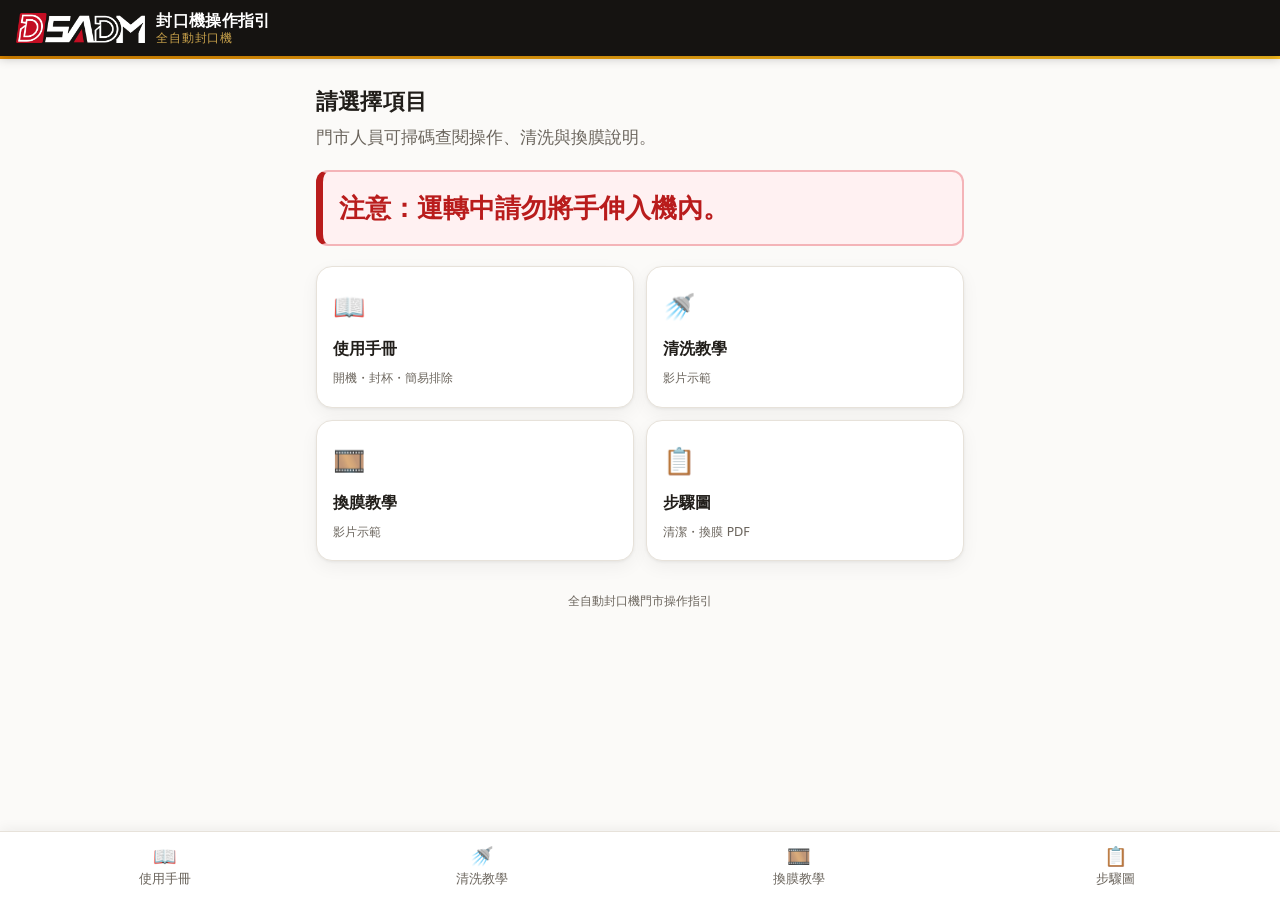
<file: index.html>
<!doctype html>
<html lang="zh-Hant">
<head>
<meta charset="utf-8">
<meta name="viewport" content="width=device-width,initial-scale=1,viewport-fit=cover">
<title>全自動封口機 · 操作指引</title>
<link rel="stylesheet" href="style.css?v=20261015-senior2">
</head>
<body>
<header class="top">
  <img src="assets/ds_logo.png" alt="鼎陞 Deing Sheng">
  <div class="t"><b>封口機操作指引</b><span>全自動封口機</span></div>
</header>
<div class="accent"></div>

<main>
  <h1 class="page">請選擇項目</h1>
  <p class="lead">門市人員可掃碼查閱操作、清洗與換膜說明。</p>
  <div class="warn"><strong>注意：運轉中請勿將手伸入機內。</strong></div>
  <div class="hub">
    <a href="manual.html"><span class="ic">📖</span><b>使用手冊</b><span>開機・封杯・簡易排除</span></a>
    <a href="cleaning.html"><span class="ic">🚿</span><b>清洗教學</b><span>影片示範</span></a>
    <a href="filmchange.html"><span class="ic">🎞️</span><b>換膜教學</b><span>影片示範</span></a>
    <a href="steps.html"><span class="ic">📋</span><b>步驟圖</b><span>清潔・換膜 PDF</span></a>
  </div>
</main>

<footer class="pg">全自動封口機門市操作指引</footer>

<nav class="tab">
  <a href="manual.html"><span class="ic">📖</span>使用手冊</a>
  <a href="cleaning.html"><span class="ic">🚿</span>清洗教學</a>
  <a href="filmchange.html"><span class="ic">🎞️</span>換膜教學</a>
  <a href="steps.html"><span class="ic">📋</span>步驟圖</a>
</nav>
</body>
</html>
</file>
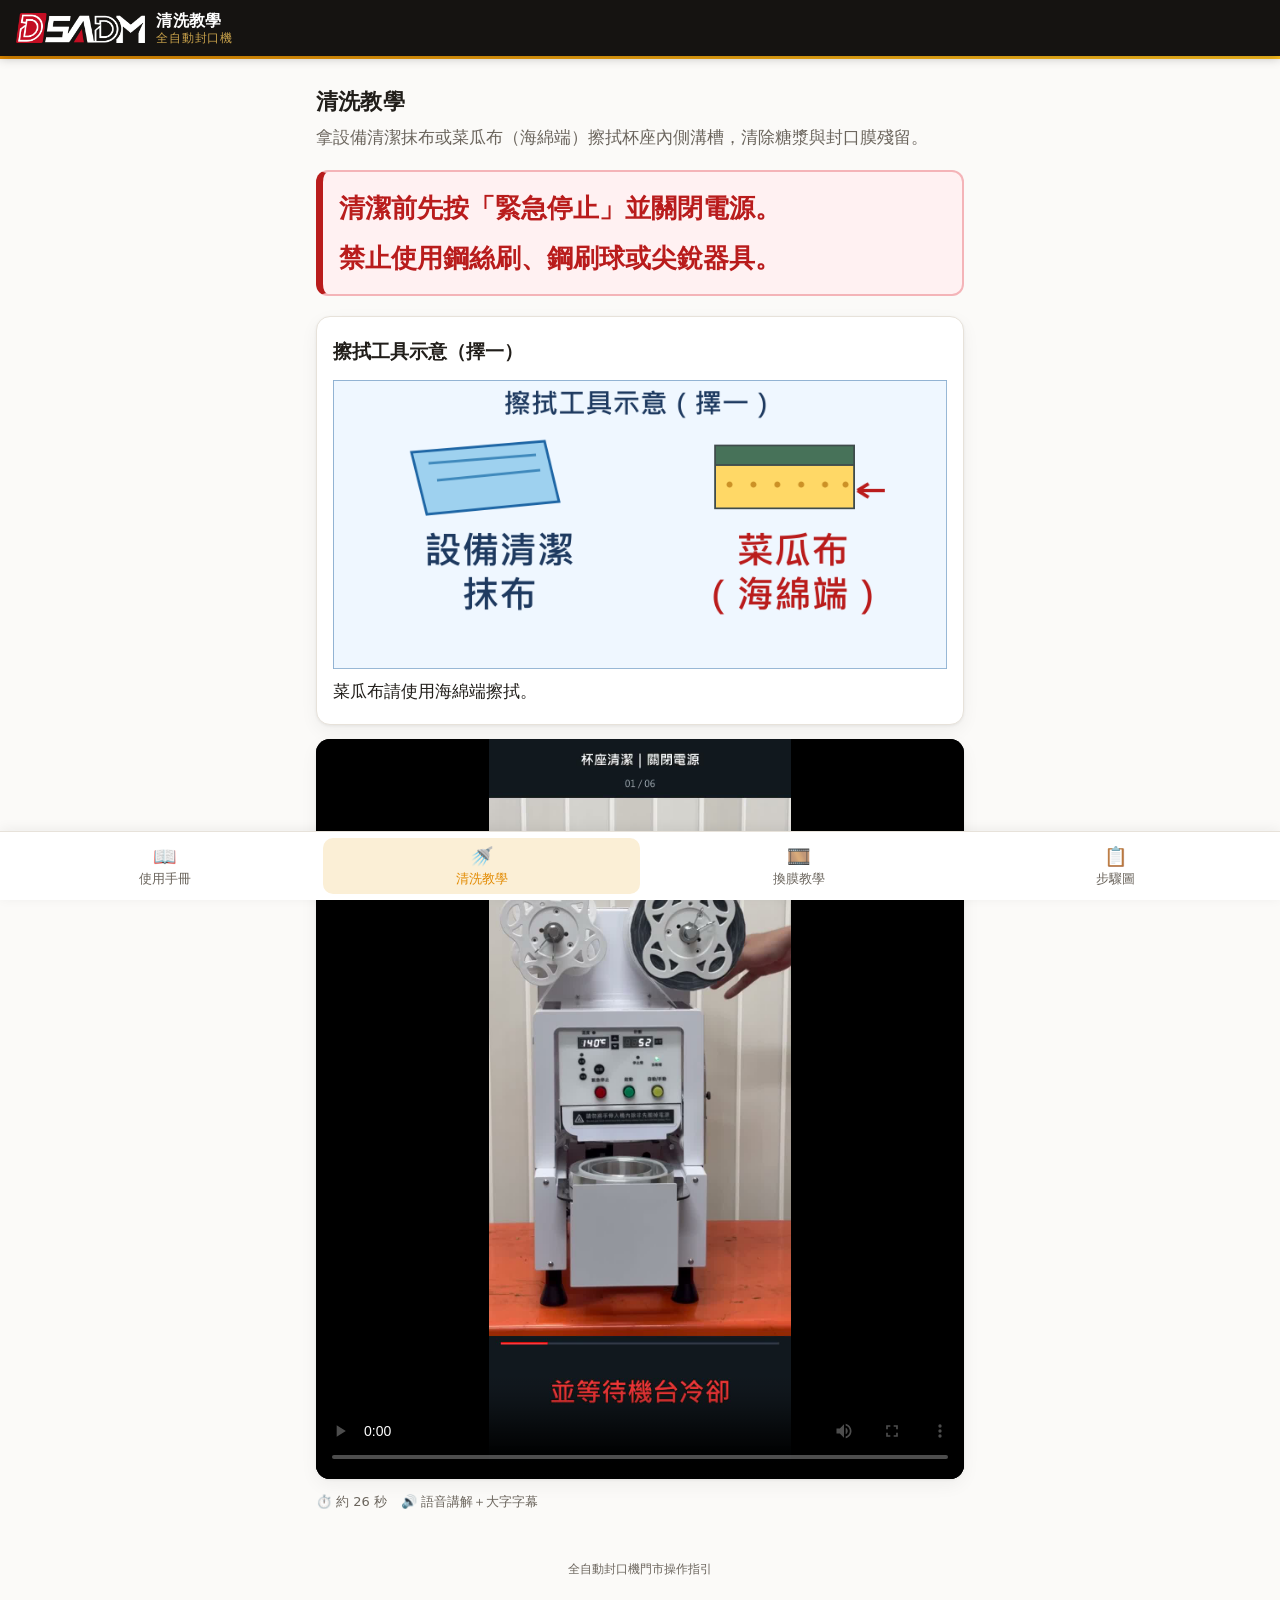
<file: cleaning.html>
<!doctype html>
<html lang="zh-Hant">
<head>
<meta charset="utf-8">
<meta name="viewport" content="width=device-width,initial-scale=1,viewport-fit=cover">
<title>清洗教學 · 全自動封口機</title>
<link rel="stylesheet" href="style.css?v=20261015-senior2">
</head>
<body>
<header class="top">
  <img src="assets/ds_logo.png" alt="鼎陞 Deing Sheng">
  <div class="t"><b>清洗教學</b><span>全自動封口機</span></div>
</header>
<div class="accent"></div>

<main>
  <h1 class="page">清洗教學</h1>
  <p class="lead">拿設備清潔抹布或菜瓜布（海綿端）擦拭杯座內側溝槽，清除糖漿與封口膜殘留。</p>
  <div class="warn"><p>清潔前先按「緊急停止」並關閉電源。</p><p>禁止使用鋼絲刷、鋼刷球或尖銳器具。</p></div>
  <section class="cleaning-tools"><h2>擦拭工具示意（擇一）</h2><img src="assets/cleaning_tools.png?v=20261015-senior2" alt="擦拭工具示意：拿設備清潔抹布，或使用菜瓜布的海綿端擦拭；箭頭指向海綿端。" style="display:block;width:100%;height:auto"><p class="note">菜瓜布請使用海綿端擦拭。</p></section>
  <div class="video-wrap">
    <video controls playsinline preload="metadata" poster="assets/cleaning_poster.jpg?v=20261016-narrated-rods">
      <source src="assets/cleaning.mp4?v=20261016-narrated-rods" type="video/mp4">
      您的瀏覽器不支援影片播放，請更新瀏覽器或以其他裝置開啟。
    </video>
  </div>
  <div class="meta"><span>⏱️ 約 26 秒</span><span>🔊 語音講解＋大字字幕</span></div>
</main>

<footer class="pg">全自動封口機門市操作指引</footer>

<nav class="tab">
  <a href="manual.html"><span class="ic">📖</span>使用手冊</a>
  <a href="cleaning.html" class="on"><span class="ic">🚿</span>清洗教學</a>
  <a href="filmchange.html"><span class="ic">🎞️</span>換膜教學</a>
  <a href="steps.html"><span class="ic">📋</span>步驟圖</a>
</nav>
</body>
</html>
</file>
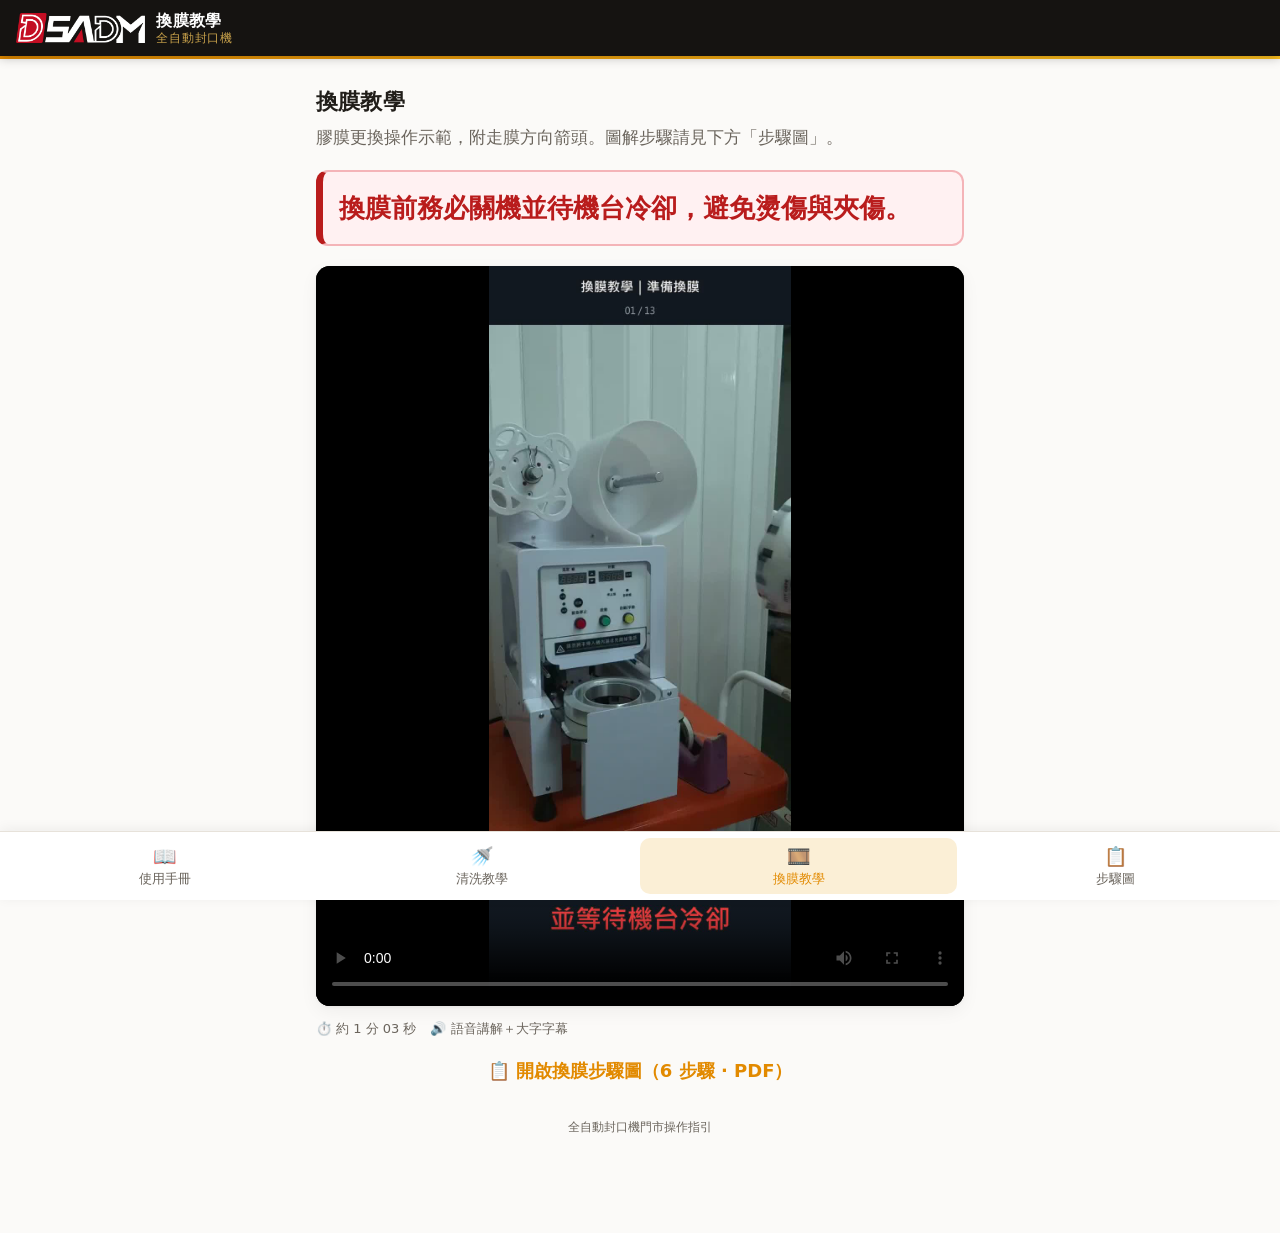
<file: filmchange.html>
<!doctype html>
<html lang="zh-Hant">
<head>
<meta charset="utf-8">
<meta name="viewport" content="width=device-width,initial-scale=1,viewport-fit=cover">
<title>換膜教學 · 全自動封口機</title>
<link rel="stylesheet" href="style.css?v=20261015-senior2">
</head>
<body>
<header class="top">
  <img src="assets/ds_logo.png" alt="鼎陞 Deing Sheng">
  <div class="t"><b>換膜教學</b><span>全自動封口機</span></div>
</header>
<div class="accent"></div>

<main>
  <h1 class="page">換膜教學</h1>
  <p class="lead">膠膜更換操作示範，附走膜方向箭頭。圖解步驟請見下方「步驟圖」。</p>
  <div class="warn"><b>換膜前務必關機</b>並待機台冷卻，避免燙傷與夾傷。</div>
  <div class="video-wrap">
    <video controls playsinline preload="metadata" poster="assets/filmchange_poster.jpg?v=20261016-narrated-rods">
      <source src="assets/filmchange.mp4?v=20261016-narrated-rods" type="video/mp4">
      您的瀏覽器不支援影片播放，請更新瀏覽器或以其他裝置開啟。
    </video>
  </div>
  <div class="meta"><span>⏱️ 約 1 分 03 秒</span><span>🔊 語音講解＋大字字幕</span></div>
  <p style="text-align:center;margin:4px 0 0"><a href="assets/steps/filmchange_steps.pdf?v=20261016-narrated-rods" target="_blank" style="color:var(--amber);font-weight:700;text-decoration:none">📋 開啟換膜步驟圖（6 步驟 · PDF）</a></p>
</main>

<footer class="pg">全自動封口機門市操作指引</footer>

<nav class="tab">
  <a href="manual.html"><span class="ic">📖</span>使用手冊</a>
  <a href="cleaning.html"><span class="ic">🚿</span>清洗教學</a>
  <a href="filmchange.html" class="on"><span class="ic">🎞️</span>換膜教學</a>
  <a href="steps.html"><span class="ic">📋</span>步驟圖</a>
</nav>
</body>
</html>
</file>
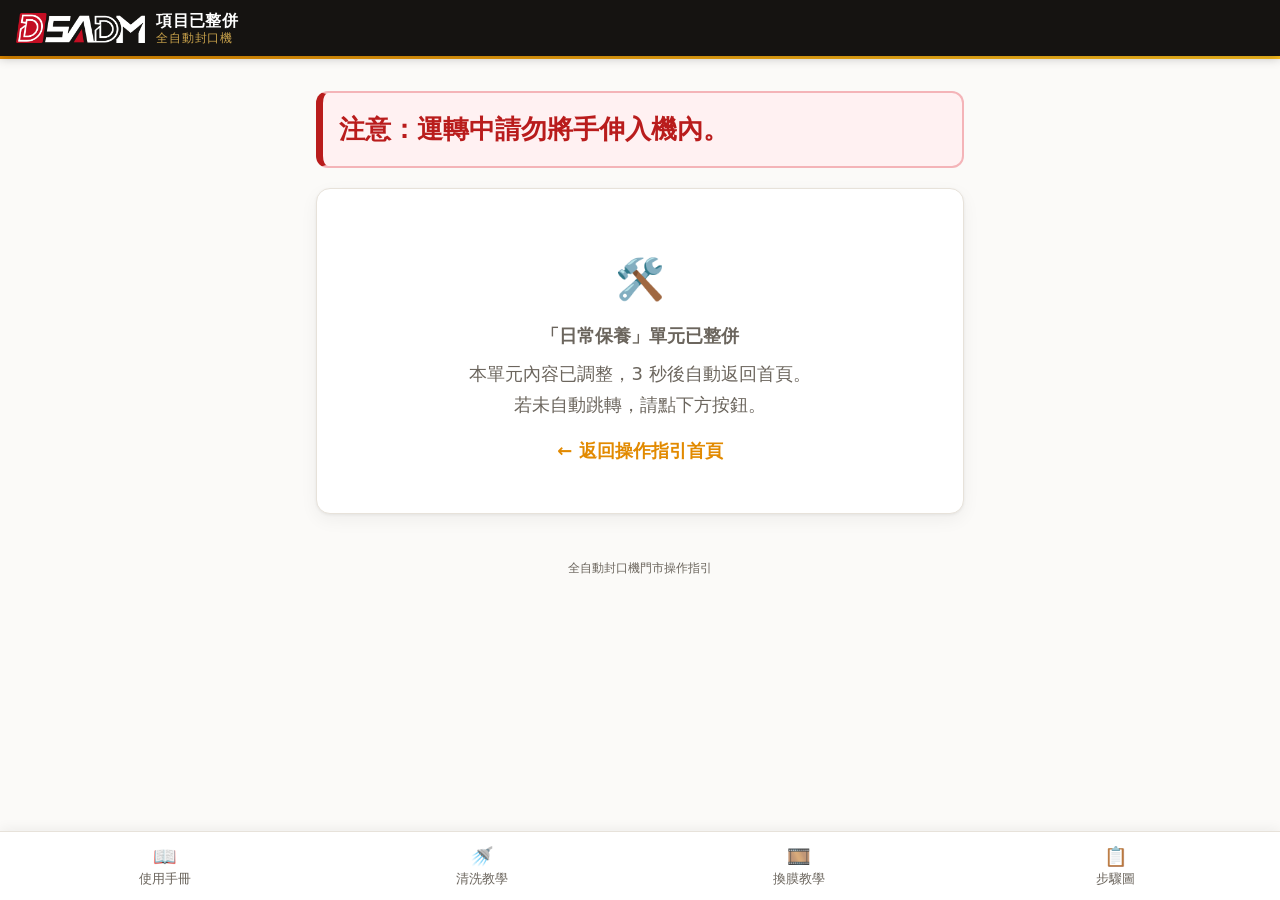
<file: maintenance.html>
<!doctype html>
<html lang="zh-Hant">
<head>
<meta charset="utf-8">
<meta name="viewport" content="width=device-width,initial-scale=1,viewport-fit=cover">
<title>日常保養 · 已整併</title>
<link rel="stylesheet" href="style.css?v=20261015-senior2">
<meta http-equiv="refresh" content="3;url=index.html">
</head>
<body>
<header class="top">
  <img src="assets/ds_logo.png" alt="鼎陞 Deing Sheng">
  <div class="t"><b>項目已整併</b><span>全自動封口機</span></div>
</header>
<div class="accent"></div>

<main>
  <div class="warn"><strong>注意：運轉中請勿將手伸入機內。</strong></div>
  <section>
    <div class="soon">
      <div class="big">🛠️</div>
      <b>「日常保養」單元已整併</b>
      <p style="margin:8px 0 0">本單元內容已調整，3 秒後自動返回首頁。<br>若未自動跳轉，請點下方按鈕。</p>
      <p style="margin:16px 0 0"><a href="index.html" style="color:var(--amber);font-weight:700;text-decoration:none">← 返回操作指引首頁</a></p>
    </div>
  </section>
</main>

<footer class="pg">全自動封口機門市操作指引</footer>

<nav class="tab">
  <a href="manual.html"><span class="ic">📖</span>使用手冊</a>
  <a href="cleaning.html"><span class="ic">🚿</span>清洗教學</a>
  <a href="filmchange.html"><span class="ic">🎞️</span>換膜教學</a>
  <a href="steps.html"><span class="ic">📋</span>步驟圖</a>
</nav>
</body>
</html>
</file>
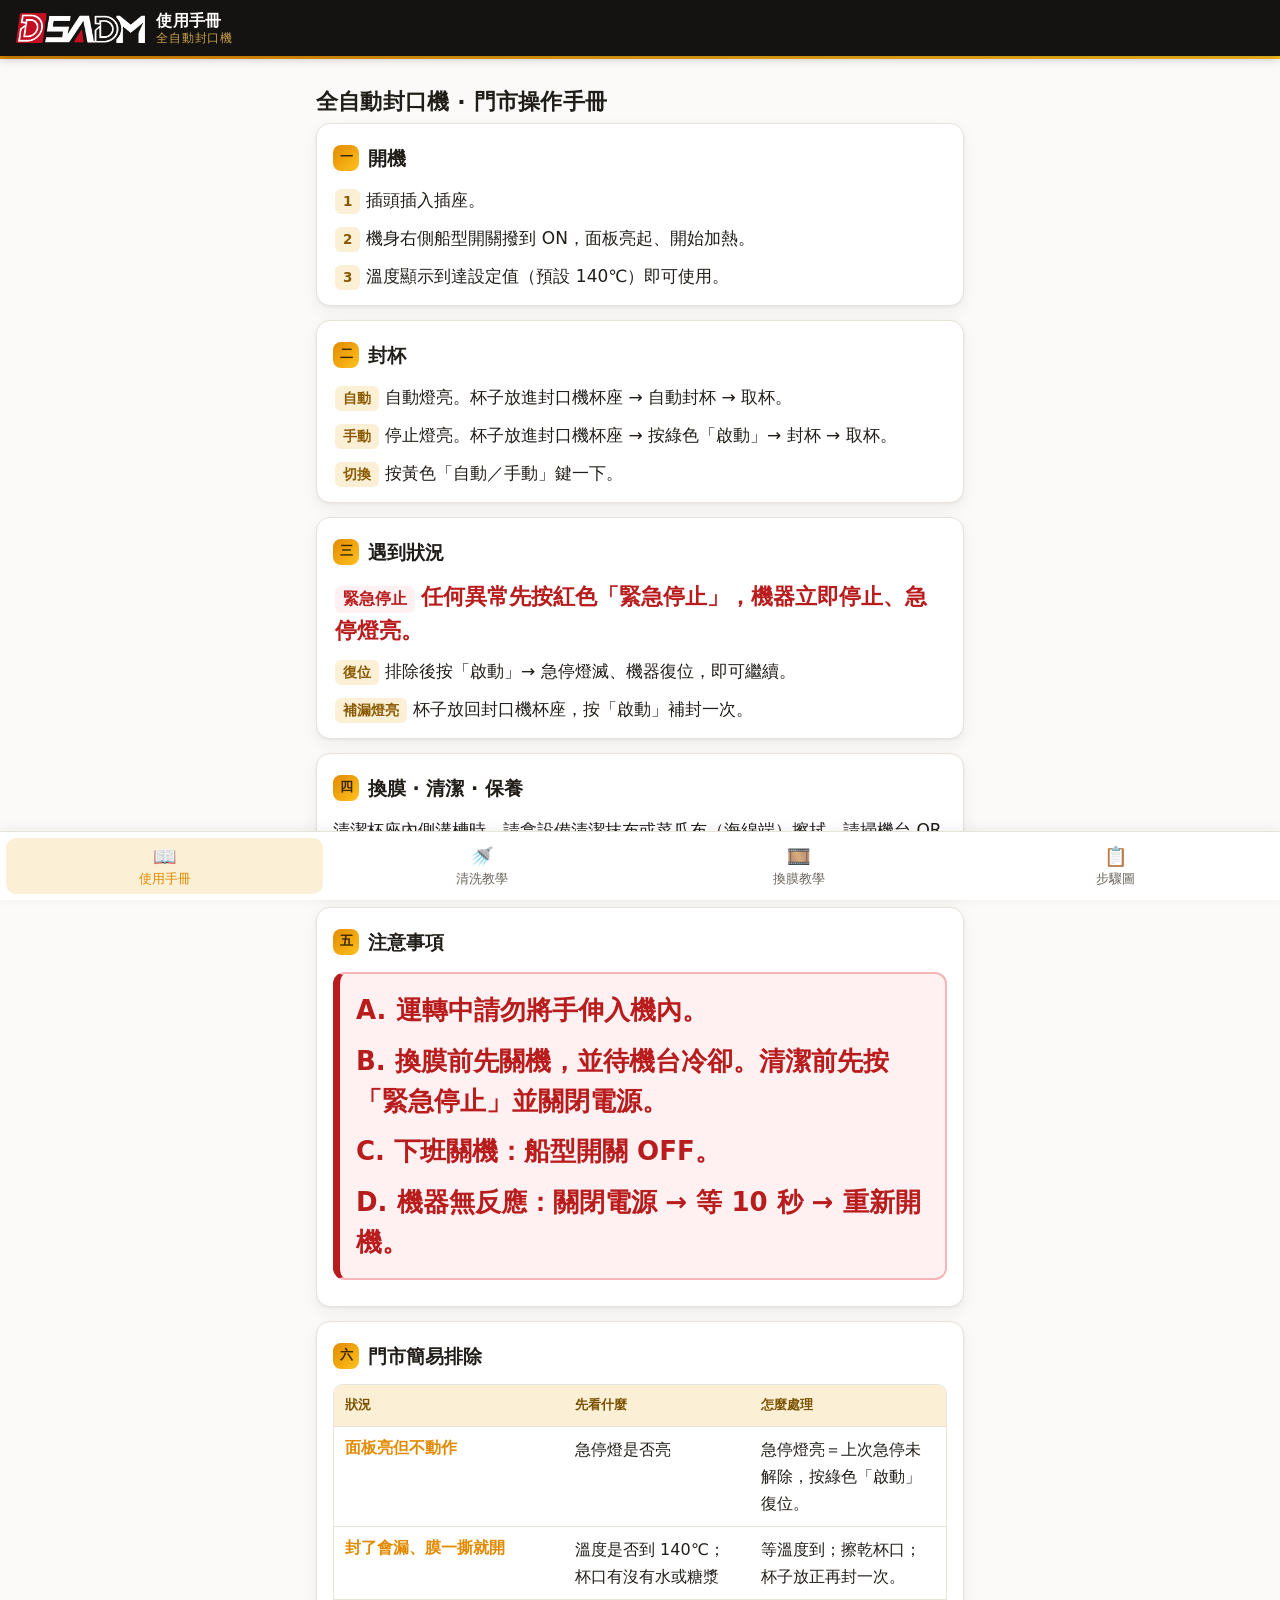
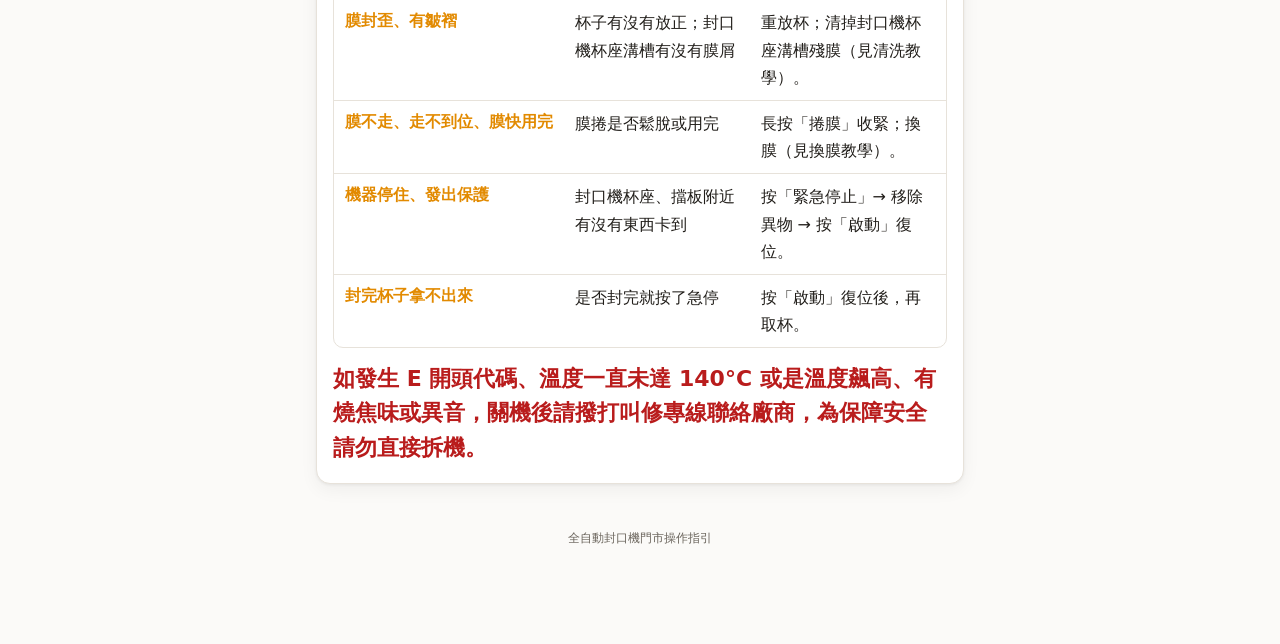
<file: manual.html>
<!doctype html>
<html lang="zh-Hant">
<head>
<meta charset="utf-8">
<meta name="viewport" content="width=device-width,initial-scale=1,viewport-fit=cover">
<title>使用手冊 · 全自動封口機</title>
<link rel="stylesheet" href="style.css?v=20261015-senior2">
</head>
<body>
<header class="top">
  <img src="assets/ds_logo.png" alt="鼎陞 Deing Sheng">
  <div class="t"><b>使用手冊</b><span>全自動封口機</span></div>
</header>
<div class="accent"></div>

<main>
  <h1 class="page">全自動封口機 · 門市操作手冊</h1>

  <section>
    <h2><span class="n">一</span>開機</h2>
    <ul class="klist">
      <li><span class="k">1</span>插頭插入插座。</li>
      <li><span class="k">2</span>機身右側船型開關撥到 ON，面板亮起、開始加熱。</li>
      <li><span class="k">3</span>溫度顯示到達設定值（預設 140℃）即可使用。</li>
    </ul>
  </section>

  <section>
    <h2><span class="n">二</span>封杯</h2>
    <ul class="klist">
      <li><span class="k">自動</span>自動燈亮。杯子放進封口機杯座 → 自動封杯 → 取杯。</li>
      <li><span class="k">手動</span>停止燈亮。杯子放進封口機杯座 → 按綠色「啟動」→ 封杯 → 取杯。</li>
      <li><span class="k">切換</span>按黃色「自動／手動」鍵一下。</li>
    </ul>
  </section>

  <section>
    <h2><span class="n">三</span>遇到狀況</h2>
    <ul class="klist">
      <li class="important"><span class="k">緊急停止</span>任何異常先按紅色「緊急停止」，機器立即停止、急停燈亮。</li>
      <li><span class="k">復位</span>排除後按「啟動」→ 急停燈滅、機器復位，即可繼續。</li>
      <li><span class="k">補漏燈亮</span>杯子放回封口機杯座，按「啟動」補封一次。</li>
    </ul>
  </section>

  <section>
    <h2><span class="n">四</span>換膜 · 清潔 · 保養</h2>
    <p class="note">清潔杯座內側溝槽時，請拿設備清潔抹布或菜瓜布（海綿端）擦拭。請掃機台 QR Code：<a href="filmchange.html">換膜教學</a>、<a href="cleaning.html">清洗教學</a>。</p>
  </section>

  <section>
    <h2><span class="n">五</span>注意事項</h2>
    <div class="warn">
      <p><b>A.</b> 運轉中請勿將手伸入機內。</p>
      <p><b>B.</b> 換膜前先關機，並待機台冷卻。清潔前先按「緊急停止」並關閉電源。</p>
      <p><b>C.</b> 下班關機：船型開關 OFF。</p>
      <p><b>D.</b> 機器無反應：關閉電源 → 等 10 秒 → 重新開機。</p>
    </div>
  </section>

  <section>
    <h2><span class="n">六</span>門市簡易排除</h2>
    <div class="tw">
    <table>
      <thead><tr><th>狀況</th><th>先看什麼</th><th>怎麼處理</th></tr></thead>
      <tbody>
        <tr><td class="code">面板亮但不動作</td><td>急停燈是否亮</td><td>急停燈亮＝上次急停未解除，按綠色「啟動」復位。</td></tr>
        <tr><td class="code">封了會漏、膜一撕就開</td><td>溫度是否到 140℃；杯口有沒有水或糖漿</td><td>等溫度到；擦乾杯口；杯子放正再封一次。</td></tr>
        <tr><td class="code">膜封歪、有皺褶</td><td>杯子有沒有放正；封口機杯座溝槽有沒有膜屑</td><td>重放杯；清掉封口機杯座溝槽殘膜（見清洗教學）。</td></tr>
        <tr><td class="code">膜不走、走不到位、膜快用完</td><td>膜捲是否鬆脫或用完</td><td>長按「捲膜」收緊；換膜（見換膜教學）。</td></tr>
        <tr><td class="code">機器停住、發出保護</td><td>封口機杯座、擋板附近有沒有東西卡到</td><td>按「緊急停止」→ 移除異物 → 按「啟動」復位。</td></tr>
        <tr><td class="code">封完杯子拿不出來</td><td>是否封完就按了急停</td><td>按「啟動」復位後，再取杯。</td></tr>
      </tbody>
    </table>
    </div>
    <p class="note important" style="margin-top:12px">如發生 E 開頭代碼、溫度一直未達 140°C 或是溫度飆高、有燒焦味或異音，關機後請撥打叫修專線聯絡廠商，為保障安全請勿直接拆機。</p>
  </section>
</main>

<footer class="pg">全自動封口機門市操作指引</footer>

<nav class="tab">
  <a href="manual.html" class="on"><span class="ic">📖</span>使用手冊</a>
  <a href="cleaning.html"><span class="ic">🚿</span>清洗教學</a>
  <a href="filmchange.html"><span class="ic">🎞️</span>換膜教學</a>
  <a href="steps.html"><span class="ic">📋</span>步驟圖</a>
</nav>
</body>
</html>
</file>
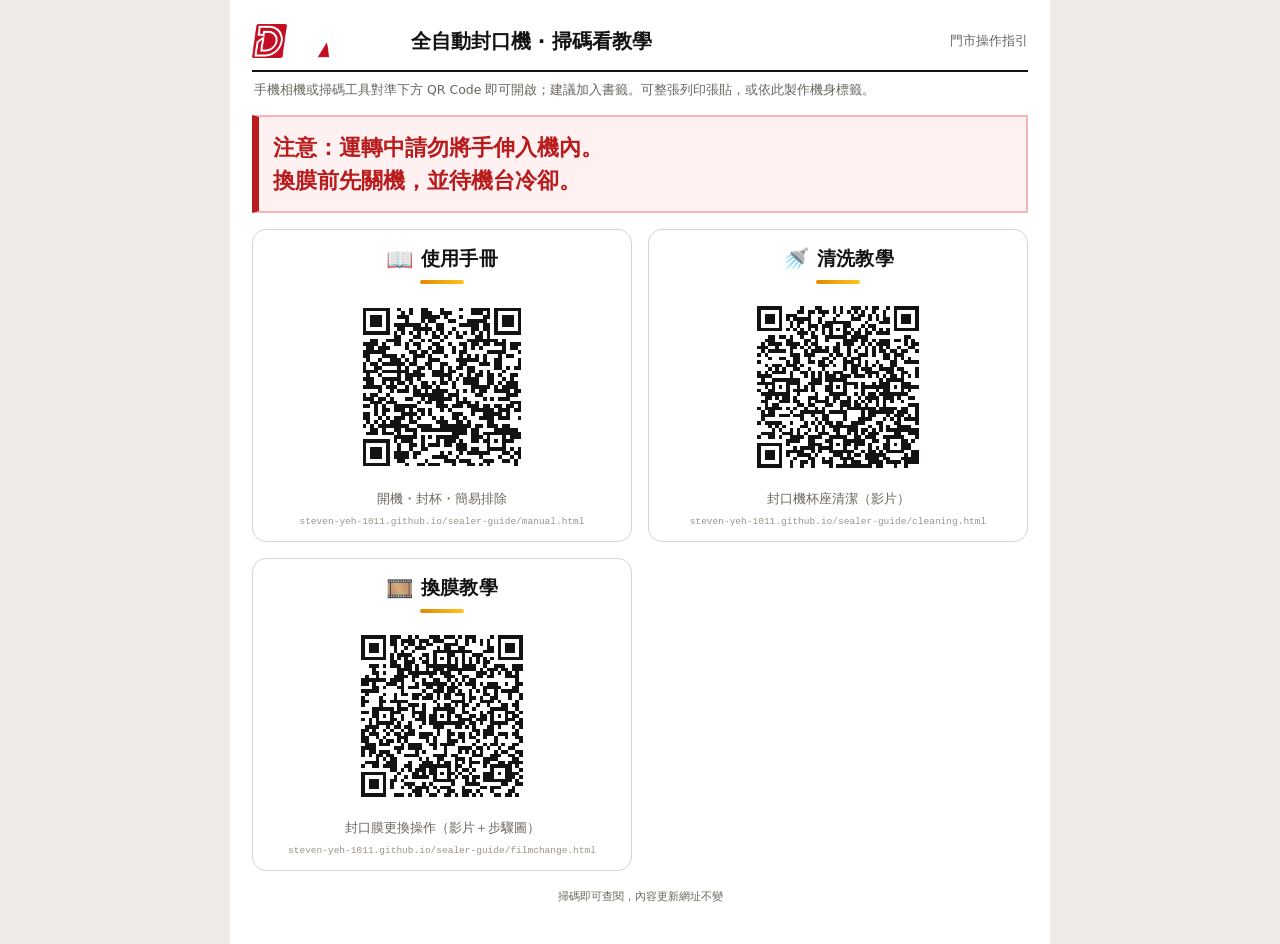
<file: print.html>
<!doctype html>
<html lang="zh-Hant">
<head>
<meta charset="utf-8">
<meta name="viewport" content="width=device-width,initial-scale=1">
<title>封口機 QR 標籤（列印用）</title>
<style>
  :root{--ink:#151311;--amber:#E28A00;--gold:#FFC21F;--line:#D9D3CA;--muted:#6B655D;
    --sans:-apple-system,"PingFang TC","Microsoft JhengHei","Noto Sans TC",system-ui,sans-serif;}
  *{box-sizing:border-box}
  body{margin:0;background:#EEEBE6;color:var(--ink);font-family:var(--sans)}
  .sheet{max-width:820px;margin:0 auto;padding:24px 22px 40px;background:#fff}
  .head{display:flex;align-items:center;gap:12px;border-bottom:2px solid var(--ink);padding-bottom:12px;margin-bottom:6px}
  .head img{height:34px}
  .head b{font-size:20px}
  .head span{font-size:12.5px;color:var(--muted);margin-left:auto}
  .tip{font-size:12.5px;color:var(--muted);margin:10px 2px 16px}
  .grid{display:grid;grid-template-columns:1fr 1fr;gap:16px}
  .card{border:1.5px solid var(--line);border-radius:14px;padding:16px 14px 14px;text-align:center;
    display:flex;flex-direction:column;align-items:center;gap:8px;break-inside:avoid}
  .card .lab{display:flex;align-items:center;gap:8px}
  .card .ic{font-size:22px}
  .card .ti{font-size:19px;font-weight:800;letter-spacing:.02em}
  .card .bar{width:44px;height:4px;border-radius:2px;background:linear-gradient(90deg,var(--amber),var(--gold))}
  .card img.qr{width:190px;height:190px;image-rendering:pixelated}
  .card .do{font-size:13px;color:var(--muted)}
  .card .url{font-size:9.5px;color:#9a938a;word-break:break-all;font-family:ui-monospace,Consolas,monospace}
  .foot{margin-top:18px;font-size:11px;color:var(--muted);text-align:center}
  .warn{color:#B91C1C;background:#FFF1F2;border:2px solid #F4B4B8;border-left:7px solid #B91C1C;padding:14px;font-size:22px;font-weight:800;line-height:1.5;margin:16px 0}
  @media(max-width:480px){.sheet{padding:16px}.head{flex-wrap:wrap}.head span{margin-left:0}.grid{grid-template-columns:1fr}.card img.qr{max-width:100%;height:auto}}
  @media print{
    body{background:#fff}
    .sheet{max-width:none;padding:0}
    .card{border-color:#bbb}
    @page{margin:12mm}
  }
</style>
</head>
<body>
<div class="sheet">
  <div class="head">
    <img src="assets/ds_logo.png" alt="鼎陞">
    <b>全自動封口機 · 掃碼看教學</b>
    <span>門市操作指引</span>
  </div>
  <p class="tip">手機相機或掃碼工具對準下方 QR Code 即可開啟；建議加入書籤。可整張列印張貼，或依此製作機身標籤。</p>
  <div class="warn">注意：運轉中請勿將手伸入機內。<br>換膜前先關機，並待機台冷卻。</div>
  <div class="grid">
    <div class="card">
      <div class="lab"><span class="ic">📖</span><span class="ti">使用手冊</span></div>
      <div class="bar"></div>
      <img class="qr" src="assets/qr/manual.png" alt="使用手冊 QR">
      <div class="do">開機・封杯・簡易排除</div>
      <div class="url">steven-yeh-1011.github.io/sealer-guide/manual.html</div>
    </div>
    <div class="card">
      <div class="lab"><span class="ic">🚿</span><span class="ti">清洗教學</span></div>
      <div class="bar"></div>
      <img class="qr" src="assets/qr/cleaning.png" alt="清洗教學 QR">
      <div class="do">封口機杯座清潔（影片）</div>
      <div class="url">steven-yeh-1011.github.io/sealer-guide/cleaning.html</div>
    </div>
    <div class="card">
      <div class="lab"><span class="ic">🎞️</span><span class="ti">換膜教學</span></div>
      <div class="bar"></div>
      <img class="qr" src="assets/qr/filmchange.png" alt="換膜教學 QR">
      <div class="do">封口膜更換操作（影片＋步驟圖）</div>
      <div class="url">steven-yeh-1011.github.io/sealer-guide/filmchange.html</div>
    </div>
  </div>
  <div class="foot">掃碼即可查閱，內容更新網址不變</div>
</div>
</body>
</html>
</file>
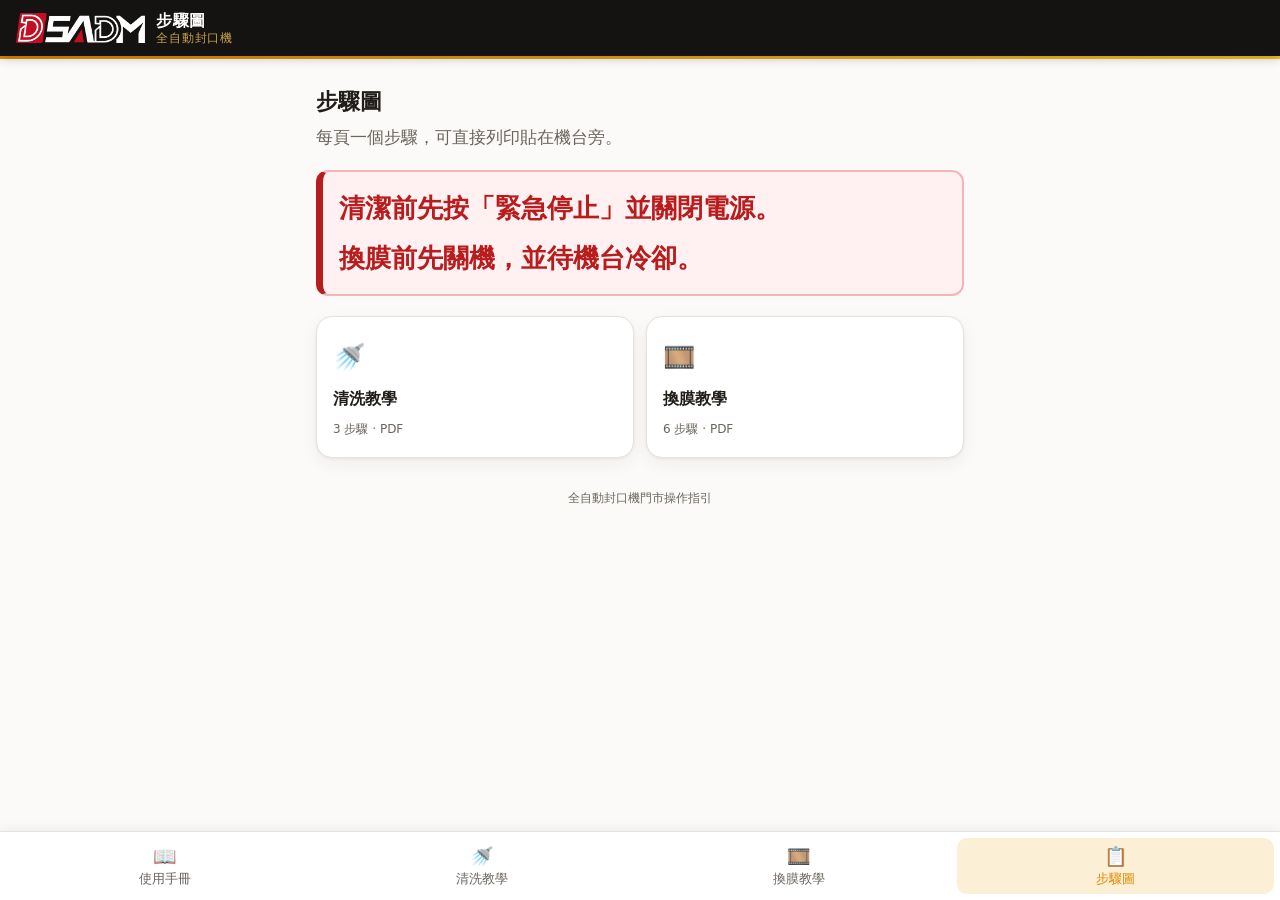
<file: steps.html>
<!doctype html>
<html lang="zh-Hant">
<head>
<meta charset="utf-8">
<meta name="viewport" content="width=device-width,initial-scale=1,viewport-fit=cover">
<title>步驟圖 · 全自動封口機</title>
<link rel="stylesheet" href="style.css?v=20261015-senior2">
</head>
<body>
<header class="top">
  <img src="assets/ds_logo.png" alt="鼎陞 Deing Sheng">
  <div class="t"><b>步驟圖</b><span>全自動封口機</span></div>
</header>
<div class="accent"></div>

<main>
  <h1 class="page">步驟圖</h1>
  <p class="lead">每頁一個步驟，可直接列印貼在機台旁。</p>
  <div class="warn"><p>清潔前先按「緊急停止」並關閉電源。</p><p>換膜前先關機，並待機台冷卻。</p></div>
  <div class="hub">
    <a href="assets/steps/cleaning_steps.pdf?v=20261016-narrated-rods" target="_blank"><span class="ic">🚿</span><b>清洗教學</b><span>3 步驟 · PDF</span></a>
    <a href="assets/steps/filmchange_steps.pdf?v=20261016-narrated-rods" target="_blank"><span class="ic">🎞️</span><b>換膜教學</b><span>6 步驟 · PDF</span></a>
  </div>
</main>

<footer class="pg">全自動封口機門市操作指引</footer>

<nav class="tab">
  <a href="manual.html"><span class="ic">📖</span>使用手冊</a>
  <a href="cleaning.html"><span class="ic">🚿</span>清洗教學</a>
  <a href="filmchange.html"><span class="ic">🎞️</span>換膜教學</a>
  <a href="steps.html" class="on"><span class="ic">📋</span>步驟圖</a>
</nav>
</body>
</html>
</file>
<file: style.css>
:root{
  --paper:#FBFAF8; --card:#FFFFFF; --ink:#211E1A; --muted:#6B655D; --line:#E7E2DA;
  --header:#151311; --amber:#E28A00; --gold:#FFC21F; --amber-soft:#FBEFD6;
  --shadow:0 1px 3px rgba(0,0,0,.06),0 6px 18px rgba(0,0,0,.05);
  --sans:-apple-system,"PingFang TC","Microsoft JhengHei","Noto Sans TC",system-ui,sans-serif;
  --mono:"SFMono-Regular",ui-monospace,Consolas,monospace;
}
@media (prefers-color-scheme:dark){
  :root{--paper:#141210;--card:#1E1B17;--ink:#EFEAE2;--muted:#A59D90;--line:#332E27;
    --header:#0E0C0A;--amber-soft:#2A2113;--shadow:0 1px 3px rgba(0,0,0,.4);}
}
*{box-sizing:border-box;-webkit-tap-highlight-color:transparent}
html{scroll-behavior:smooth}
body{margin:0;background:var(--paper);color:var(--ink);font-family:var(--sans);
  font-size:18px;line-height:1.7;padding-bottom:76px;-webkit-text-size-adjust:100%}
.sr{position:absolute;width:1px;height:1px;overflow:hidden;clip:rect(0,0,0,0)}

header.top{position:sticky;top:0;z-index:20;background:var(--header);color:#fff;
  padding:11px 16px;display:flex;align-items:center;gap:11px;
  box-shadow:0 2px 10px rgba(0,0,0,.25)}
header.top img{height:30px;width:auto;display:block}
header.top .t{display:flex;flex-direction:column;line-height:1.25}
header.top .t b{font-size:16px;font-weight:700;letter-spacing:.02em}
header.top .t span{font-size:11.5px;color:#C9A24B;letter-spacing:.06em}
.accent{height:3px;background:linear-gradient(90deg,var(--amber),var(--gold))}

main{max-width:680px;margin:0 auto;padding:18px 16px 24px}
h1.page{font-size:22px;margin:6px 0 2px;letter-spacing:.01em}
.lead{color:var(--muted);font-size:17px;margin:0 0 18px}

section{background:var(--card);border:1px solid var(--line);border-radius:14px;
  padding:16px 16px 6px;margin:0 0 14px;box-shadow:var(--shadow)}
section > h2{font-size:19px;margin:2px 0 12px;display:flex;align-items:center;gap:9px}
section > h2 .n{flex:none;width:26px;height:26px;border-radius:8px;display:grid;place-items:center;
  background:linear-gradient(135deg,var(--amber),var(--gold));color:#3a2600;font-size:13px;font-weight:800;font-family:var(--mono)}
.kv{margin:0 0 12px}
.kv b{color:var(--ink)}
.klist{list-style:none;margin:0 0 8px;padding:0;display:flex;flex-direction:column;gap:9px}
.klist li{padding-left:2px;font-size:17px}
.klist .k{display:inline-block;background:var(--amber-soft);color:#8a5a00;font-weight:700;
  border-radius:6px;padding:1px 8px;margin-right:6px;font-size:13.5px;white-space:nowrap}
@media (prefers-color-scheme:dark){.klist .k{color:var(--gold)}}
p.note{margin:8px 0 12px;font-size:17px}

.tw{overflow-x:auto;margin:2px 0 14px;border:1px solid var(--line);border-radius:10px}
table{border-collapse:collapse;width:100%;font-size:16px;min-width:340px}
th,td{padding:9px 11px;text-align:left;border-bottom:1px solid var(--line);vertical-align:top}
thead th{background:var(--amber-soft);color:#7a5200;font-size:13px;white-space:nowrap}
@media (prefers-color-scheme:dark){thead th{color:var(--gold)}}
tbody tr:last-child td{border-bottom:none}
td.code{font-family:var(--mono);font-weight:700;color:var(--amber);white-space:nowrap}
.warn{background:var(--amber-soft);border:1px solid color-mix(in srgb,var(--amber) 40%,transparent);
  border-radius:12px;padding:13px 15px;margin:0 0 14px;font-size:14.5px}
.warn b{color:var(--ink)}

.video-wrap{background:#000;border-radius:14px;overflow:hidden;box-shadow:var(--shadow);margin:0 0 12px}
video{display:block;width:100%;max-height:78vh;background:#000}
.meta{display:flex;gap:14px;color:var(--muted);font-size:13px;margin:0 0 16px;flex-wrap:wrap}
.meta span{display:inline-flex;align-items:center;gap:5px}

.hub{display:grid;grid-template-columns:1fr 1fr;gap:12px;margin:8px 0 0}
.hub a{display:flex;flex-direction:column;gap:6px;text-decoration:none;color:var(--ink);
  background:var(--card);border:1px solid var(--line);border-radius:16px;padding:18px 16px;
  box-shadow:var(--shadow);min-height:104px;justify-content:center}
.hub a .ic{font-size:26px}
.hub a b{font-size:16px}
.hub a span{font-size:12px;color:var(--muted)}
.hub a:active{transform:scale(.98)}

.soon{text-align:center;padding:40px 16px;color:var(--muted)}
.soon .big{font-size:40px;margin-bottom:8px}

footer.pg{max-width:680px;margin:0 auto;padding:6px 16px 20px;color:var(--muted);font-size:12px;text-align:center}

nav.tab{position:fixed;left:0;right:0;bottom:0;z-index:30;background:var(--card);
  border-top:1px solid var(--line);display:flex;padding:6px 6px calc(6px + env(safe-area-inset-bottom));
  box-shadow:0 -2px 12px rgba(0,0,0,.06)}
nav.tab a{flex:1;text-decoration:none;color:var(--muted);text-align:center;font-size:13px;
  padding:6px 2px;border-radius:10px;line-height:1.35}
nav.tab a .ic{display:block;font-size:19px;margin-bottom:1px}
nav.tab a.on{color:var(--amber);background:var(--amber-soft)}
@media (prefers-color-scheme:dark){nav.tab a.on{color:var(--gold)}}

/* Prominent safety notes across all teaching pages. */
:root{--danger:#B91C1C;--danger-soft:#FFF1F2;--danger-line:#F4B4B8}
@media(prefers-color-scheme:dark){:root{--danger:#FF8585;--danger-soft:#321B1D;--danger-line:#884A50}}
.warn,.important{color:var(--danger);font-size:clamp(22px,5.8vw,26px);font-weight:800;line-height:1.55;overflow-wrap:anywhere}
.warn{background:var(--danger-soft);border:2px solid var(--danger-line);border-left:7px solid var(--danger);padding:16px;margin:14px 0 20px}
.warn b,.warn strong{color:inherit}
.warn p{margin:0 0 10px}.warn p:last-child{margin-bottom:0}
.klist li.important{font-size:22px}
.klist li.important .k{color:var(--danger);background:var(--danger-soft);white-space:normal;font-size:16px}
p.note.important{font-size:22px}
video{object-fit:contain;max-height:calc(100svh - 160px)}
</file>
